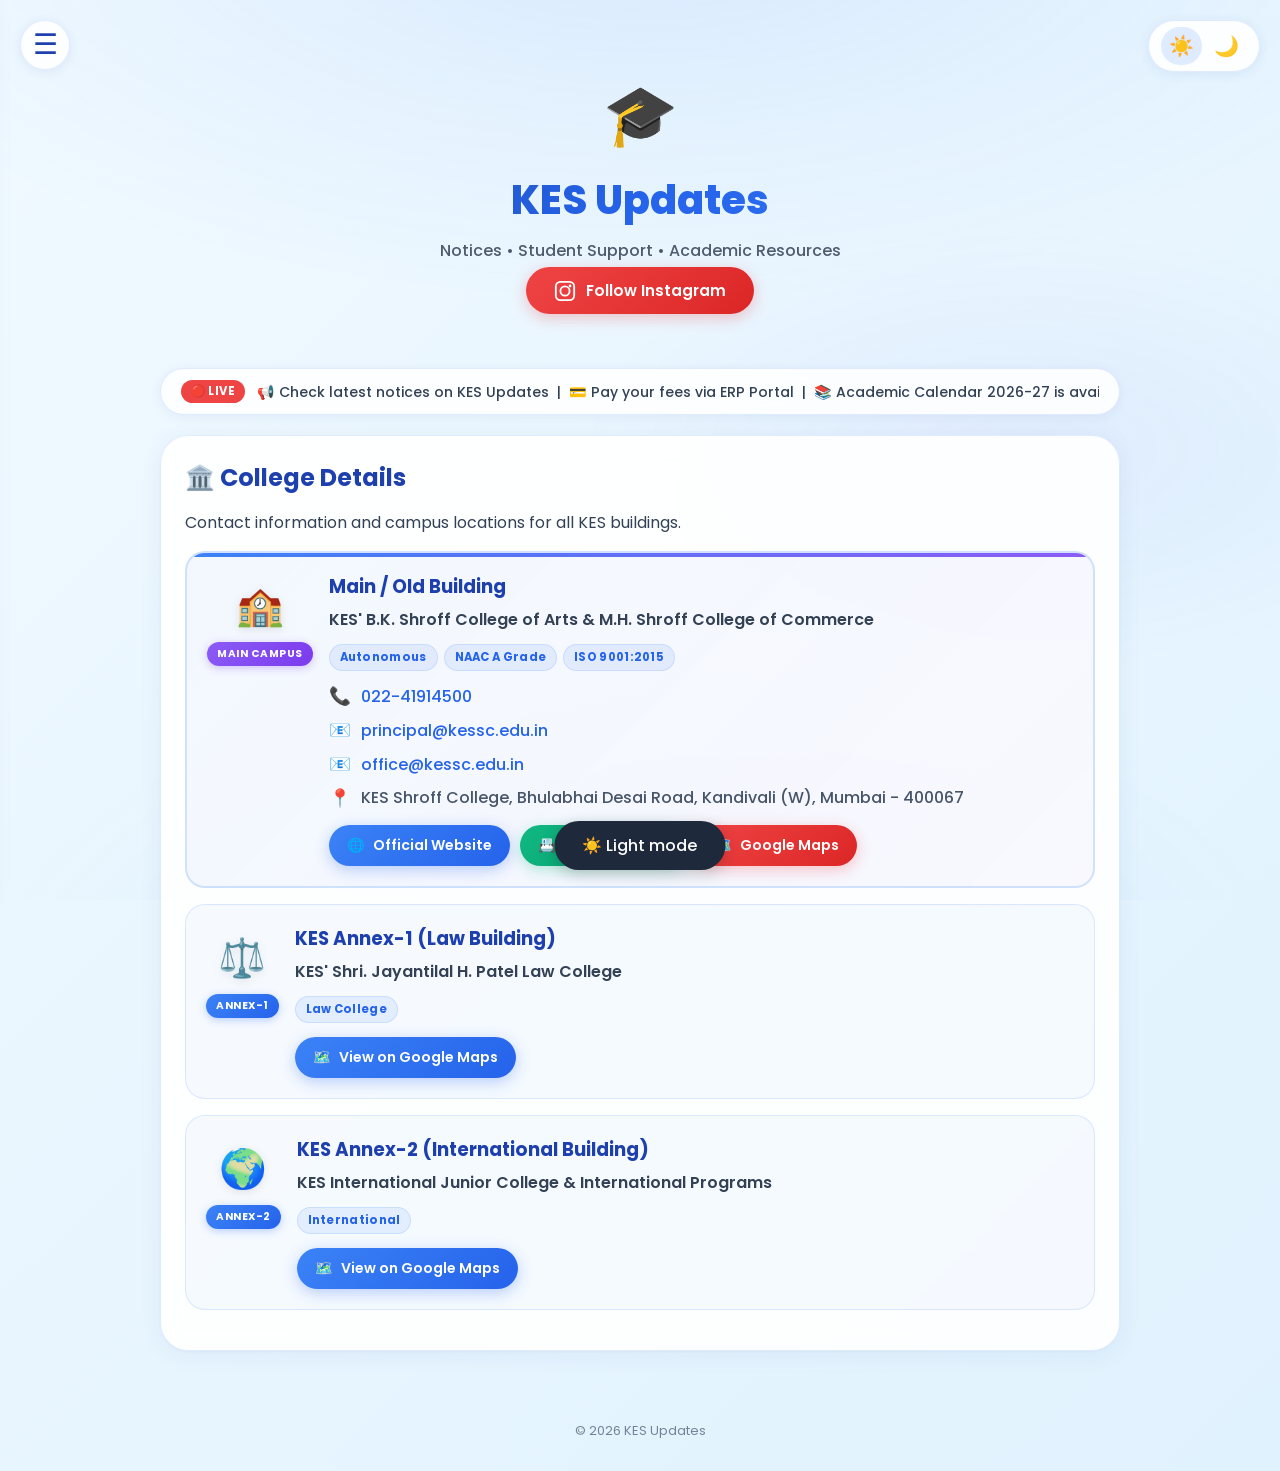
<file: college.html>
<!DOCTYPE html>
<html lang="en">
<head>
<meta charset="UTF-8">
<meta name="viewport" content="width=device-width, initial-scale=1.0">
<title>College Details | KES Updates</title>
<meta name="description" content="Contact information, campus locations, and details for all KES buildings.">
<meta property="og:title" content="College Details | KES Updates">
<meta property="og:description" content="Contact information and campus locations for all KES buildings.">
<meta property="og:type" content="website">
<meta property="og:url" content="https://kesupdatess.github.io/kes-Updatess/">
<meta property="og:image" content="https://kesupdatess.github.io/kes-Updatess/preview.png">
<meta name="twitter:card" content="summary_large_image">
<meta name="twitter:title" content="College Details | KES Updates">
<meta name="twitter:description" content="Contact information and campus locations for all KES buildings.">
<link rel="icon" href="data:image/svg+xml,<svg xmlns='http://www.w3.org/2000/svg' viewBox='0 0 100 100'><text y='.9em' font-size='90'>🎓</text></svg>">
<link rel="preconnect" href="https://fonts.googleapis.com">
<link rel="preconnect" href="https://fonts.gstatic.com" crossorigin>
<link href="https://fonts.googleapis.com/css2?family=Poppins:wght@300;400;500;600;700;800&display=swap" rel="stylesheet">
<link rel="stylesheet" href="styles.css">
</head>
<body>
<div class="scroll-progress" id="scrollProgress"></div>
<div class="hamburger" id="hamburgerBtn" onclick="toggleMenu()" onkeydown="if(event.key==='Enter'||event.key===' '){event.preventDefault();toggleMenu();}" aria-label="Toggle Menu" aria-expanded="false" aria-controls="sidebar" role="button" tabindex="0">☰</div>
<div class="theme-toggle">
  <button id="btn-light" onclick="setTheme('light')" title="Light Mode">☀️</button>
  <button id="btn-dark" onclick="setTheme('dark')" title="Dark Mode">🌙</button>
</div>
<div id="overlay" onclick="toggleMenu()"></div>
<nav id="sidebar">
  <a href="index.html" class="btn-blue">🏠 Home</a>
  <a href="notices.html" class="btn-red">📢 Notices</a>
  <a href="academic.html" class="btn-green">📚 Academic Info</a>
  <a href="papers.html" class="btn-purple">📄 Question Papers</a>
  <a href="erp.html" class="btn-orange">💳 ERP Portal</a>
  <a href="library.html" class="btn-cyan">📚 Library</a>
  <a href="attendance.html" class="btn-blue">🧮 Attendance Calculator</a>
  <a href="college.html" class="btn-orange">🏛️ College Details</a>
  <a href="student.html" class="btn-green">🧑‍🎓 Student Corner</a>
  <a href="collab.html" class="btn-green">🤝 Collaboration</a>
  <a href="about.html" class="btn-purple">ℹ️ About</a>
  <a href="policy.html" class="btn-red">📄 Policy</a>
</nav>
<header>
  <div class="logo">🎓</div>
  <h1>KES Updates</h1>
  <p>Notices • Student Support • Academic Resources</p>
  <a class="btn btn-red instagram-btn" href="https://instagram.com/kes_updatess" target="_blank" rel="noopener noreferrer">
    <svg class="instagram-icon" viewBox="0 0 24 24" fill="none" xmlns="http://www.w3.org/2000/svg">
      <rect x="2" y="2" width="20" height="20" rx="5" stroke="currentColor" stroke-width="2"/>
      <circle cx="12" cy="12" r="5" stroke="currentColor" stroke-width="2"/>
      <circle cx="17.5" cy="6.5" r="1.5" fill="currentColor"/>
    </svg>
    <span>Follow Instagram</span>
  </a>
</header>

<div class="container">
  <div class="ticker-wrap">
  <span class="ticker-label">🔴 LIVE</span>
  <div class="ticker-inner">
    <span class="ticker-text">
      📢 Check latest notices on KES Updates &nbsp;|&nbsp;
      💳 Pay your fees via ERP Portal &nbsp;|&nbsp;
      📚 Academic Calendar 2026-27 is available &nbsp;|&nbsp;
      📄 Previous Year Question Papers now available &nbsp;|&nbsp;
      🤝 Want to collaborate? Email us at kesupdatess@gmail.com &nbsp;|&nbsp;
      🎓 Welcome to KES Updates — your one-stop student portal!
    </span>
  </div>
</div>

  <div class="card reveal">
    <h2>🏛️ College Details</h2>
    <p style="margin-bottom:16px;">Contact information and campus locations for all KES buildings.</p>

    <div class="building-card main-building-card">
      <div class="building-icon-wrapper">
        <div class="building-icon">🏫</div>
        <div class="building-badge">Main Campus</div>
      </div>
      <div class="building-info">
        <h3>Main / Old Building</h3>
        <p class="building-name">KES' B.K. Shroff College of Arts & M.H. Shroff College of Commerce</p>
        <div class="building-tags">
          <span class="tag">Autonomous</span>
          <span class="tag">NAAC A Grade</span>
          <span class="tag">ISO 9001:2015</span>
        </div>
        <div class="contact-row">
          <span class="contact-icon">📞</span>
          <a href="tel:022-41914500" class="contact-link">022-41914500</a>
        </div>
        <div class="contact-row">
          <span class="contact-icon">📧</span>
          <a href="mailto:principal@kessc.edu.in" class="contact-link">principal@kessc.edu.in</a>
        </div>
        <div class="contact-row">
          <span class="contact-icon">📧</span>
          <a href="mailto:office@kessc.edu.in" class="contact-link">office@kessc.edu.in</a>
        </div>
        <div class="contact-row">
          <span class="contact-icon">📍</span>
          <span class="contact-text">KES Shroff College, Bhulabhai Desai Road, Kandivali (W), Mumbai - 400067</span>
        </div>
        <div class="building-actions">
          <a class="building-btn btn-blue" href="https://kessc.edu.in/" target="_blank" rel="noopener noreferrer">
            <span>🌐</span> Official Website
          </a>
          <a class="building-btn btn-green" href="https://kessc.edu.in/contact/" target="_blank" rel="noopener noreferrer">
            <span>📇</span> Contact Page
          </a>
          <a class="building-btn btn-red" href="https://maps.app.goo.gl/r9HXYaZhCKguju41A" target="_blank" rel="noopener noreferrer">
            <span>🗺️</span> Google Maps
          </a>
        </div>
      </div>
    </div>

    <div class="building-card">
      <div class="building-icon-wrapper">
        <div class="building-icon">⚖️</div>
        <div class="building-badge">Annex-1</div>
      </div>
      <div class="building-info">
        <h3>KES Annex-1 (Law Building)</h3>
        <p class="building-name">KES' Shri. Jayantilal H. Patel Law College</p>
        <div class="building-tags">
          <span class="tag">Law College</span>
        </div>
        <div class="building-actions">
          <a class="building-btn btn-blue" href="https://maps.app.goo.gl/kfNDEEYYu7NnwiF77" target="_blank" rel="noopener noreferrer">
            <span>🗺️</span> View on Google Maps
          </a>
        </div>
      </div>
    </div>

    <div class="building-card">
      <div class="building-icon-wrapper">
        <div class="building-icon">🌍</div>
        <div class="building-badge">Annex-2</div>
      </div>
      <div class="building-info">
        <h3>KES Annex-2 (International Building)</h3>
        <p class="building-name">KES International Junior College & International Programs</p>
        <div class="building-tags">
          <span class="tag">International</span>
        </div>
        <div class="building-actions">
          <a class="building-btn btn-blue" href="https://maps.app.goo.gl/mxfYutgvzdxdfgCNA" target="_blank" rel="noopener noreferrer">
            <span>🗺️</span> View on Google Maps
          </a>
        </div>
      </div>
    </div>
  </div>
</div>
<footer>© 2026 KES Updates</footer>
<button class="back-to-top" id="backToTop" onclick="window.scrollTo({top:0,behavior:'smooth'})">↑</button>
<script src="script.js"></script>
</body>
</html>
</file>
<file: styles.css>
/* ===== SHARED STYLES ===== */
* {
  margin: 0;
  padding: 0;
  box-sizing: border-box;
  font-family: 'Poppins', sans-serif;
  scroll-behavior: smooth;
}

body {
  background: linear-gradient(135deg, #f0f9ff 0%, #e0f2fe 25%, #dbeafe 50%, #e0f2fe 75%, #f0f9ff 100%);
  background-size: 400% 400%;
  animation: gradientShift 15s ease infinite;
  color: #1e293b;
  min-height: 100vh;
  transition: background 0.3s, color 0.3s;
  position: relative;
}

@keyframes gradientShift {
  0% { background-position: 0% 50%; }
  50% { background-position: 100% 50%; }
  100% { background-position: 0% 50%; }
}

body::before {
  content: '';
  position: fixed;
  top: 0; left: 0; right: 0; bottom: 0;
  background:
    radial-gradient(ellipse 85% 55% at 50% -10%, rgba(59,130,246,0.12) 0%, rgba(59,130,246,0.04) 45%, transparent 80%),
    radial-gradient(ellipse 65% 45% at 50% 110%, rgba(14,165,233,0.1) 0%, rgba(14,165,233,0.03) 45%, transparent 80%),
    radial-gradient(ellipse 50% 35% at 80% 50%, rgba(99,102,241,0.06) 0%, transparent 70%);
  pointer-events: none;
  z-index: 0;
}

body.dark {
  background: linear-gradient(135deg, #0f172a 0%, #1e1b4b 30%, #1e293b 50%, #1e1b4b 70%, #0f172a 100%);
  background-size: 400% 400%;
  animation: gradientShift 15s ease infinite;
  color: #f8fafc;
}

body.dark::before {
  background:
    radial-gradient(ellipse 85% 55% at 50% -10%, rgba(99,102,241,0.2) 0%, rgba(99,102,241,0.06) 45%, transparent 80%),
    radial-gradient(ellipse 65% 45% at 50% 110%, rgba(56,189,248,0.12) 0%, rgba(56,189,248,0.04) 45%, transparent 80%),
    radial-gradient(ellipse 50% 35% at 20% 50%, rgba(139,92,246,0.08) 0%, transparent 70%);
}

body.dark .card {
  background: rgba(30,41,59,0.85);
  border: 1px solid rgba(99,102,241,0.15);
  color: #f8fafc;
  box-shadow: 0 4px 24px rgba(0,0,0,0.2), 0 1px 3px rgba(0,0,0,0.15);
}

body.dark .card h2 { color: #93c5fd; }
body.dark .card p { color: #cbd5e1; }
body.dark input { background: #1e293b; border: 1px solid #475569; color: white; }
body.dark header p { color: #94a3b8; }
body.dark h1 { background: linear-gradient(135deg, #fff, #93c5fd, #a5f3fc); -webkit-background-clip: text; background-clip: text; color: transparent; }
body.dark nav { background: rgba(30,41,59,0.95); border-right: 1px solid rgba(99,102,241,0.15); }
body.dark nav a { color: #f1f5f9; }
body.dark .hamburger { background: rgba(30,41,59,0.9); color: white; border-color: rgba(99,102,241,0.2); }
body.dark footer { color: #94a3b8; }
body.dark .email-box { background: rgba(30,41,59,0.6); border: 1px solid rgba(99,102,241,0.15); }
body.dark .email-box span { color: #93c5fd; }
body.dark .erp-features li { color: #cbd5e1; border-bottom: 1px solid rgba(255,255,255,0.07); }
body.dark .ticker-wrap { background: rgba(30,41,59,0.8); border-color: rgba(99,102,241,0.15); }
body.dark .ticker-label { background: #3b82f6; }
body.dark .ticker-text { color: #e2e8f0; }
body.dark .theme-toggle { background: rgba(30,41,59,0.9); border-color: rgba(99,102,241,0.2); }
body.dark .scroll-progress { background: rgba(30,41,59,0.5); }
body.dark .attendance-result { background: rgba(30,41,59,0.6); border: 1px solid rgba(99,102,241,0.15); color: #f8fafc; }
body.dark .suggestions-box { background: #1e293b; border-color: rgba(255,255,255,0.1); }
body.dark .suggestions-box span { background: rgba(59,130,246,0.15); color: #93c5fd; }
body.dark .suggestions-box span:hover { background: #3b82f6; color: white; }
body.dark .building-card { background: rgba(30,41,59,0.6); border-color: rgba(255,255,255,0.08); }
body.dark .building-info h3 { color: #93c5fd; }
body.dark .building-name { color: #cbd5e1; }
body.dark .contact-link { color: #60a5fa; }
body.dark .contact-text { color: #94a3b8; }
body.dark .tag { background: rgba(99,102,241,0.15); color: #93c5fd; border-color: rgba(99,102,241,0.2); }
body.dark .quick-stat { background: rgba(99,102,241,0.08); border-color: rgba(99,102,241,0.15); }
body.dark .quick-stat-value { color: #93c5fd; }
body.dark .quick-stat-label { color: #94a3b8; }
body.dark .attendance-input-group { background: rgba(30,41,59,0.5); border-color: rgba(99,102,241,0.12); }
body.dark .attendance-input-group label { color: #e2e8f0; }
body.dark .attendance-input-group input { background: rgba(15,23,42,0.7); border-color: rgba(99,102,241,0.2); color: #f1f5f9; }
body.dark .input-helper { color: #94a3b8; }
body.dark .attendance-progress-track { background: rgba(255,255,255,0.06); }
body.dark .progress-label { color: #94a3b8; }
body.dark .progress-percentage { color: #60a5fa; }
body.dark .progress-target-label { color: #94a3b8; background: rgba(30,41,59,0.9); border-color: rgba(99,102,241,0.2); }
body.dark .attendance-stat-box.safe { background: rgba(16,185,129,0.12); }
body.dark .attendance-stat-box.warning { background: rgba(239,68,68,0.12); }
body.dark .attendance-stat-box.safe .attendance-stat-number { color: #34d399; }
body.dark .attendance-stat-box.warning .attendance-stat-number { color: #f87171; }
body.dark .attendance-stat-label { color: #94a3b8; }
body.dark .attendance-result.safe { background: rgba(16,185,129,0.12); color: #34d399; }
body.dark .attendance-result.warning { background: rgba(239,68,68,0.1); color: #f87171; }
body.dark .no-results { color: #94a3b8; }
body.dark .attendance-card { background: linear-gradient(135deg, rgba(30,41,59,0.9), rgba(15,23,42,0.9)) !important; border: 1px solid rgba(99,102,241,0.15) !important; }
body.dark .attendance-header { border-bottom-color: rgba(99,102,241,0.15); }
body.dark .attendance-header h2 { background: linear-gradient(135deg, #fff, #93c5fd, #a5f3fc); -webkit-background-clip: text; background-clip: text; color: transparent; }
body.dark .attendance-subtitle { color: #94a3b8; }
body.dark .calculate-btn-premium { background: linear-gradient(135deg, #6366f1, #4f46e5, #4338ca); box-shadow: 0 4px 20px rgba(99,102,241,0.3), 0 0 0 1px rgba(255,255,255,0.05) inset; }
body.dark .calculate-btn-premium:hover { box-shadow: 0 8px 30px rgba(99,102,241,0.4), 0 0 0 1px rgba(255,255,255,0.1) inset; }
body.dark .main-building-card { background: linear-gradient(135deg, rgba(99,102,241,0.1), rgba(139,92,246,0.06)); border-color: rgba(99,102,241,0.25); }
body.dark .main-building-card::before { background: linear-gradient(90deg, #6366f1, #8b5cf6, #6366f1); }
body.dark .building-badge { background: linear-gradient(135deg, #6366f1, #4f46e5); }
body.dark .main-building-card .building-badge { background: linear-gradient(135deg, #8b5cf6, #7c3aed); }
body.dark .input-card { background: rgba(30,41,59,0.6); border-color: rgba(255,255,255,0.08); }
body.dark .input-card label { color: #93c5fd; }
body.dark .input-card input { background: #1e293b; border-color: rgba(255,255,255,0.12); color: #f1f5f9; }
body.dark .input-hint { color: #94a3b8; }
body.dark .attendance-stat-box { background: rgba(30,41,59,0.6); border-color: rgba(99,102,241,0.15); }
body.dark .attendance-stat-box.safe { background: rgba(16,185,129,0.12); }
body.dark .attendance-stat-box.warning { background: rgba(239,68,68,0.12); }

/* Header */
header {
  text-align: center;
  padding: 70px 20px 30px;
  position: relative;
  z-index: 1;
}

.logo {
  font-size: 60px;
  animation: float 3s ease-in-out infinite;
  display: inline-block;
}

@keyframes float {
  0%, 100% { transform: translateY(0px); }
  50% { transform: translateY(-10px); }
}

h1 {
  font-size: 2.5rem;
  margin-top: 10px;
  font-weight: 800;
  background: linear-gradient(135deg, #1e3a8a, #2563eb, #3b82f6);
  -webkit-background-clip: text;
  background-clip: text;
  color: transparent;
}

header p {
  opacity: 0.85;
  margin-top: 8px;
  color: #334155;
  font-weight: 500;
}

/* Buttons */
.btn-red    { background: linear-gradient(135deg, #ef4444, #dc2626) !important; color: #fff !important; box-shadow: 0 4px 15px rgba(239,68,68,0.3); }
.btn-blue   { background: linear-gradient(135deg, #3b82f6, #2563eb) !important; color: #fff !important; box-shadow: 0 4px 15px rgba(37,99,235,0.3); }
.btn-green  { background: linear-gradient(135deg, #10b981, #059669) !important; color: #fff !important; box-shadow: 0 4px 15px rgba(16,185,129,0.3); }
.btn-purple { background: linear-gradient(135deg, #8b5cf6, #7c3aed) !important; color: #fff !important; box-shadow: 0 4px 15px rgba(124,58,237,0.3); }
.btn-orange { background: linear-gradient(135deg, #f97316, #ea580c) !important; color: #fff !important; box-shadow: 0 4px 15px rgba(249,115,22,0.3); }
.btn-cyan   { background: linear-gradient(135deg, #06b6d4, #0891b2) !important; color: #fff !important; box-shadow: 0 4px 15px rgba(6,182,212,0.3); }

.btn, .link, nav button {
  font-weight: 600;
  padding: 12px 24px;
  border-radius: 50px;
  text-align: center;
  text-decoration: none;
  display: inline-block;
  cursor: pointer;
  border: none;
  margin: 4px 0;
  transition: all 0.3s ease;
  font-size: 0.95rem;
}

.btn:hover, .link:hover, nav button:hover {
  transform: translateY(-3px);
  filter: brightness(1.05);
  box-shadow: 0 8px 25px rgba(0,0,0,0.2);
}

/* Container */
.container {
  max-width: 1000px;
  margin: auto;
  padding: 20px;
  position: relative;
  z-index: 1;
}

/* Cards */
.card {
  background: rgba(255,255,255,0.92);
  border: 1px solid rgba(59,130,246,0.15);
  border-radius: 28px;
  padding: 24px;
  margin-bottom: 20px;
  transition: all 0.3s ease;
  box-shadow: 0 4px 24px rgba(30,58,138,0.06), 0 1px 3px rgba(30,58,138,0.04);
  backdrop-filter: blur(10px);
}

.card:hover {
  transform: translateY(-4px);
  box-shadow: 0 12px 40px rgba(30,58,138,0.1), 0 4px 12px rgba(30,58,138,0.06);
  border-color: rgba(59,130,246,0.25);
}

.card h2 {
  margin-bottom: 16px;
  font-size: 1.5rem;
  color: #1e40af;
  font-weight: 700;
}

.card p { color: #334155; line-height: 1.5; }

.link {
  display: block;
  padding: 12px;
  margin-top: 12px;
  border-radius: 50px;
  font-weight: 600;
  text-decoration: none;
  text-align: center;
  color: white !important;
}

/* Search */
.search-wrapper { margin-bottom: 28px; position: relative; }
.suggestions-box {
  display: none;
  margin-top: 8px;
  background: rgba(255,255,255,0.95);
  border: 1px solid rgba(59,130,246,0.15);
  border-radius: 20px;
  box-shadow: 0 8px 30px rgba(30,58,138,0.08);
  padding: 10px;
  flex-wrap: wrap;
  gap: 8px;
  backdrop-filter: blur(10px);
}
.suggestions-box.active { display: flex; }
.suggestions-box span {
  background: rgba(59,130,246,0.08);
  color: #1e40af;
  padding: 8px 16px;
  border-radius: 50px;
  font-size: 0.85rem;
  font-weight: 600;
  cursor: pointer;
  transition: all 0.2s;
}
.suggestions-box span:hover { background: #2563eb; color: white; }

/* Ticker */
.ticker-wrap {
  background: rgba(255,255,255,0.85);
  border: 1px solid rgba(59,130,246,0.15);
  border-radius: 60px;
  padding: 10px 20px;
  margin-bottom: 20px;
  display: flex;
  align-items: center;
  gap: 12px;
  overflow: hidden;
  box-shadow: 0 2px 12px rgba(30,58,138,0.06);
  position: relative;
  z-index: 1;
  backdrop-filter: blur(8px);
}
.ticker-label {
  background: #ef4444;
  color: white;
  font-size: 0.72rem;
  font-weight: 700;
  padding: 3px 10px;
  border-radius: 50px;
  white-space: nowrap;
  letter-spacing: 0.5px;
  flex-shrink: 0;
}
.ticker-inner { overflow: hidden; flex: 1; }
.ticker-text {
  display: inline-block;
  white-space: nowrap;
  animation: ticker 30s linear infinite;
  animation-delay: -8s;
  font-size: 0.88rem;
  color: #334155;
  font-weight: 500;
}
@keyframes ticker {
  0%   { transform: translateX(100%); }
  100% { transform: translateX(-100%); }
}

/* Sidebar */
nav {
  position: fixed;
  top: 0;
  left: -300px;
  width: 280px;
  height: 100%;
  background: rgba(255,255,255,0.95);
  padding: 80px 16px 24px;
  display: flex;
  flex-direction: column;
  gap: 10px;
  transition: 0.3s cubic-bezier(0.4,0,0.2,1);
  z-index: 1002;
  overflow-y: auto;
  border-right: 1px solid rgba(59,130,246,0.1);
  box-shadow: 4px 0 30px rgba(30,58,138,0.08);
  backdrop-filter: blur(12px);
}
nav.active { left: 0; }
nav a {
  color: #1e293b;
  text-decoration: none;
  padding: 12px 16px;
  border-radius: 50px;
  transition: 0.2s;
  font-weight: 500;
}
nav a:hover {
  transform: translateX(5px);
  background: rgba(37,99,235,0.1);
}
nav a.nav-active {
  box-shadow: 0 0 0 2px rgba(59,130,246,0.5) inset;
  transform: translateX(3px);
}

/* Overlay */
#overlay {
  position: fixed;
  inset: 0;
  background: rgba(0,0,0,0.4);
  backdrop-filter: blur(4px);
  display: none;
  z-index: 1001;
}
#overlay.active { display: block; }

/* Hamburger */
.hamburger {
  position: fixed;
  top: 20px;
  left: 20px;
  font-size: 28px;
  cursor: pointer;
  z-index: 1003;
  background: rgba(255,255,255,0.9);
  box-shadow: 0 2px 12px rgba(30,58,138,0.08);
  width: 50px;
  height: 50px;
  display: flex;
  align-items: center;
  justify-content: center;
  border-radius: 50%;
  transition: 0.2s;
  color: #1e40af;
  backdrop-filter: blur(8px);
  border: 1px solid rgba(59,130,246,0.15);
}

/* Theme Toggle */
.theme-toggle {
  position: fixed;
  top: 20px;
  right: 20px;
  z-index: 999;
  display: flex;
  align-items: center;
  gap: 4px;
  background: rgba(255,255,255,0.9);
  border-radius: 50px;
  padding: 6px 12px;
  box-shadow: 0 2px 12px rgba(30,58,138,0.08);
  border: 1px solid rgba(59,130,246,0.15);
  backdrop-filter: blur(8px);
}
.theme-toggle button {
  background: none;
  border: none;
  cursor: pointer;
  font-size: 20px;
  padding: 4px 8px;
  border-radius: 50px;
  transition: all 0.2s;
}
.theme-toggle button:hover { background: rgba(59,130,246,0.1); transform: scale(1.15); }
.theme-toggle button.active-theme { background: rgba(59,130,246,0.15); }

/* Scroll Progress */
.scroll-progress {
  position: fixed;
  top: 0;
  left: 0;
  height: 3px;
  background: linear-gradient(90deg, #3b82f6, #6366f1, #8b5cf6);
  z-index: 9999;
  width: 0%;
  transition: width 0.1s;
  border-radius: 0 2px 2px 0;
  box-shadow: 0 0 10px rgba(59,130,246,0.3);
}

/* Back to Top */
.back-to-top {
  position: fixed;
  bottom: 30px;
  right: 20px;
  width: 46px;
  height: 46px;
  background: linear-gradient(135deg, #3b82f6, #2563eb);
  color: white;
  border: none;
  border-radius: 50%;
  font-size: 20px;
  cursor: pointer;
  box-shadow: 0 4px 15px rgba(37,99,235,0.35);
  display: flex;
  align-items: center;
  justify-content: center;
  opacity: 0;
  pointer-events: none;
  transition: all 0.3s ease;
  z-index: 998;
}
.back-to-top.visible { opacity: 1; pointer-events: all; }
.back-to-top:hover { transform: translateY(-3px); box-shadow: 0 8px 20px rgba(37,99,235,0.4); }

/* Footer */
footer {
  text-align: center;
  padding: 30px;
  font-size: 13px;
  opacity: 0.7;
  position: relative;
  z-index: 1;
  color: #475569;
}

/* Input */
input {
  width: 100%;
  padding: 16px 24px;
  border: 1px solid #cbd5e1;
  border-radius: 60px;
  font-size: 16px;
  background: rgba(255,255,255,0.9);
  color: #1e293b;
  transition: 0.2s;
  box-shadow: 0 2px 12px rgba(30,58,138,0.06), inset 0 1px 2px rgba(255,255,255,0.8);
}
input:focus {
  outline: none;
  border-color: #3b82f6;
  box-shadow: 0 0 0 4px rgba(59,130,246,0.15), 0 4px 16px rgba(59,130,246,0.08);
}
input::placeholder { color: #94a3b8; }

/* Toast */
.toast {
  position: fixed;
  bottom: 30px;
  left: 50%;
  transform: translateX(-50%);
  background: #1e293b;
  color: white;
  padding: 12px 28px;
  border-radius: 60px;
  font-weight: 500;
  z-index: 2000;
  animation: fadeInUp 0.3s ease;
  box-shadow: 0 4px 15px rgba(0,0,0,0.2);
  white-space: nowrap;
}
@keyframes fadeInUp {
  from { opacity: 0; transform: translateX(-50%) translateY(20px); }
  to   { opacity: 1; transform: translateX(-50%) translateY(0); }
}

/* Email Box */
.email-box {
  display: flex;
  align-items: center;
  justify-content: space-between;
  background: rgba(240,249,255,0.8);
  border: 1px solid rgba(59,130,246,0.15);
  border-radius: 16px;
  padding: 14px 18px;
  margin-top: 14px;
  flex-wrap: wrap;
  gap: 10px;
  backdrop-filter: blur(8px);
}
.email-box span { font-weight: 600; color: #1e40af; font-size: 0.95rem; word-break: break-all; }
.email-actions { display: flex; gap: 8px; flex-wrap: wrap; }
.email-actions a, .email-actions button {
  padding: 7px 16px;
  border-radius: 50px;
  font-size: 0.82rem;
  font-weight: 600;
  cursor: pointer;
  border: none;
  text-decoration: none;
  transition: all 0.2s;
  color: white;
}
.email-actions a:hover, .email-actions button:hover { transform: translateY(-2px); filter: brightness(1.05); }

/* ERP Features */
.erp-features {
  list-style: none;
  margin-top: 14px;
  margin-bottom: 10px;
  border-radius: 16px;
  overflow: hidden;
  border: 1px solid rgba(59,130,246,0.12);
}
.erp-features li {
  padding: 11px 18px;
  font-size: 0.93rem;
  color: #334155;
  border-bottom: 1px solid rgba(59,130,246,0.08);
  display: flex;
  align-items: center;
  gap: 10px;
  font-weight: 500;
}
.erp-features li:last-child { border-bottom: none; }
.erp-features li:nth-child(odd) { background: rgba(59,130,246,0.03); }
.erp-features li a:hover { color: #2563eb; }
body.dark .erp-features li a:hover { color: #60a5fa; }

/* Report Button */
.report-btn {
  display: block;
  padding: 14px 20px;
  margin-top: 12px;
  border-radius: 18px;
  font-weight: 700;
  text-decoration: none;
  text-align: center;
  color: white !important;
  font-size: 0.88rem;
  line-height: 1.4;
  letter-spacing: 0.3px;
}

/* WhatsApp */
.whatsapp-btn {
  display: inline-flex;
  align-items: center;
  gap: 8px;
  background: linear-gradient(135deg, #25D366, #128C7E) !important;
  color: white !important;
  padding: 10px 20px;
  border-radius: 50px;
  font-weight: 600;
  font-size: 0.88rem;
  text-decoration: none;
  margin-top: 10px;
  box-shadow: 0 4px 12px rgba(37,211,102,0.3);
  transition: all 0.3s;
  border: none;
  cursor: pointer;
}
.whatsapp-btn:hover { transform: translateY(-2px); box-shadow: 0 6px 18px rgba(37,211,102,0.4); }

/* Instagram */
.instagram-btn {
  display: inline-flex !important;
  align-items: center;
  gap: 10px;
  padding: 12px 28px !important;
}
.instagram-icon {
  width: 22px;
  height: 22px;
  color: white;
  flex-shrink: 0;
}

/* Building Cards */
.building-card {
  background: rgba(59,130,246,0.04);
  border: 1px solid rgba(59,130,246,0.15);
  border-radius: 20px;
  padding: 20px;
  margin-bottom: 16px;
  display: flex;
  gap: 16px;
  align-items: flex-start;
  transition: all 0.3s ease;
}
.building-card:hover {
  transform: translateY(-2px);
  box-shadow: 0 8px 25px rgba(59,130,246,0.12);
  border-color: rgba(59,130,246,0.25);
}
.building-icon-wrapper {
  display: flex;
  flex-direction: column;
  align-items: center;
  gap: 8px;
  flex-shrink: 0;
}
.building-icon {
  font-size: 2.4rem;
  margin-top: 4px;
  filter: drop-shadow(0 2px 4px rgba(0,0,0,0.1));
}
.building-badge {
  background: linear-gradient(135deg, #3b82f6, #2563eb);
  color: white;
  font-size: 0.65rem;
  font-weight: 700;
  padding: 4px 10px;
  border-radius: 50px;
  letter-spacing: 0.5px;
  text-transform: uppercase;
  white-space: nowrap;
  box-shadow: 0 2px 8px rgba(37,99,235,0.3);
}
.main-building-card {
  background: linear-gradient(135deg, rgba(59,130,246,0.06), rgba(139,92,246,0.04));
  border: 2px solid rgba(59,130,246,0.2);
  position: relative;
  overflow: hidden;
}
.main-building-card::before {
  content: '';
  position: absolute;
  top: 0; left: 0; right: 0;
  height: 4px;
  background: linear-gradient(90deg, #3b82f6, #8b5cf6, #3b82f6);
  background-size: 200% 100%;
  animation: shimmer 3s ease infinite;
}
@keyframes shimmer {
  0% { background-position: 200% 0; }
  100% { background-position: -200% 0; }
}
.main-building-card .building-badge {
  background: linear-gradient(135deg, #8b5cf6, #7c3aed);
  box-shadow: 0 2px 8px rgba(124,58,237,0.3);
}
.building-info { flex: 1; }
.building-info h3 {
  font-size: 1.15rem;
  font-weight: 700;
  color: #1e40af;
  margin-bottom: 8px;
}
.building-name {
  font-weight: 600;
  color: #334155;
  margin-bottom: 12px;
  line-height: 1.4;
}
.building-tags {
  display: flex;
  flex-wrap: wrap;
  gap: 6px;
  margin-bottom: 12px;
}
.tag {
  background: rgba(59,130,246,0.1);
  color: #2563eb;
  font-size: 0.72rem;
  font-weight: 700;
  padding: 4px 10px;
  border-radius: 50px;
  letter-spacing: 0.3px;
  border: 1px solid rgba(59,130,246,0.15);
}
.contact-row {
  display: flex;
  align-items: center;
  gap: 10px;
  margin-bottom: 8px;
  flex-wrap: wrap;
}
.contact-icon { font-size: 1.1rem; flex-shrink: 0; }
.contact-link {
  color: #2563eb;
  text-decoration: none;
  font-weight: 500;
  transition: color 0.2s;
}
.contact-link:hover { color: #1d4ed8; text-decoration: underline; }
.contact-text { color: #475569; font-weight: 500; line-height: 1.4; }
.building-actions {
  display: flex;
  flex-wrap: wrap;
  gap: 10px;
  margin-top: 14px;
}
.building-btn {
  display: inline-flex;
  align-items: center;
  gap: 8px;
  padding: 10px 18px;
  border-radius: 50px;
  font-weight: 600;
  font-size: 0.88rem;
  text-decoration: none;
  transition: all 0.3s ease;
  border: none;
  cursor: pointer;
  color: white !important;
}
.building-btn:hover {
  transform: translateY(-2px);
  filter: brightness(1.05);
  box-shadow: 0 6px 18px rgba(0,0,0,0.15);
}

/* Attendance Calculator */
.attendance-card {
  background: linear-gradient(135deg, rgba(255,255,255,0.95), rgba(248,250,252,0.95)) !important;
  border: 1px solid rgba(59,130,246,0.12) !important;
  overflow: hidden;
}
.attendance-header {
  text-align: center;
  margin-bottom: 16px;
  padding-bottom: 12px;
  border-bottom: 1px solid rgba(59,130,246,0.1);
}
.attendance-icon {
  font-size: 2.2rem;
  margin-bottom: 6px;
  display: inline-block;
  animation: float 3s ease-in-out infinite;
  filter: drop-shadow(0 4px 12px rgba(59,130,246,0.2));
}
.attendance-header h2 {
  font-size: 1.5rem;
  margin-bottom: 4px;
  background: linear-gradient(135deg, #1e3a8a, #2563eb, #3b82f6);
  -webkit-background-clip: text;
  background-clip: text;
  color: transparent;
}
.attendance-subtitle {
  color: #64748b;
  font-size: 0.85rem;
  font-weight: 500;
  max-width: 500px;
  margin: 0 auto;
  line-height: 1.4;
}
.attendance-quick-stats {
  display: grid;
  grid-template-columns: repeat(3, 1fr);
  gap: 10px;
  margin-bottom: 14px;
}
.quick-stat {
  background: rgba(59,130,246,0.04);
  border: 1px solid rgba(59,130,246,0.1);
  border-radius: 14px;
  padding: 10px 8px;
  text-align: center;
  transition: all 0.3s ease;
}
.quick-stat:hover {
  transform: translateY(-2px);
  box-shadow: 0 4px 16px rgba(59,130,246,0.1);
  border-color: rgba(59,130,246,0.2);
}
.quick-stat-icon { font-size: 1.1rem; margin-bottom: 2px; }
.quick-stat-value {
  font-size: 1.1rem;
  font-weight: 800;
  color: #1e40af;
  line-height: 1.1;
}
.quick-stat-label {
  font-size: 0.68rem;
  font-weight: 600;
  color: #64748b;
  margin-top: 2px;
  text-transform: uppercase;
  letter-spacing: 0.5px;
}
.attendance-input-grid {
  display: grid;
  grid-template-columns: 1fr 1fr;
  gap: 10px;
  margin-bottom: 14px;
}
.attendance-input-group {
  background: rgba(255,255,255,0.7);
  border: 1px solid rgba(59,130,246,0.12);
  border-radius: 16px;
  padding: 12px;
  transition: all 0.3s ease;
}
.attendance-input-group:hover {
  border-color: rgba(59,130,246,0.25);
  box-shadow: 0 4px 20px rgba(59,130,246,0.08);
}
.input-header {
  display: flex;
  align-items: center;
  gap: 8px;
  margin-bottom: 8px;
}
.input-icon-bg {
  width: 26px;
  height: 26px;
  border-radius: 8px;
  display: flex;
  align-items: center;
  justify-content: center;
  flex-shrink: 0;
  color: white;
}
.input-icon-bg.blue { background: linear-gradient(135deg, #3b82f6, #2563eb); }
.input-icon-bg.green { background: linear-gradient(135deg, #10b981, #059669); }
.input-icon-bg.purple { background: linear-gradient(135deg, #8b5cf6, #7c3aed); }
.input-icon-bg.orange { background: linear-gradient(135deg, #f59e0b, #d97706); }
.input-icon-bg svg { width: 14px; height: 14px; }
.attendance-input-group label {
  font-size: 0.8rem;
  font-weight: 700;
  color: #1e293b;
}
.attendance-input-group input {
  width: 100%;
  padding: 9px 12px;
  border: 2px solid rgba(59,130,246,0.15);
  border-radius: 12px;
  font-size: 0.95rem;
  font-weight: 600;
  background: rgba(255,255,255,0.9);
  color: #0f172a;
  transition: all 0.2s ease;
  margin-bottom: 4px;
}
.attendance-input-group input:focus {
  outline: none;
  border-color: #3b82f6;
  box-shadow: 0 0 0 4px rgba(59,130,246,0.12), 0 4px 12px rgba(59,130,246,0.08);
}
.input-helper {
  display: block;
  font-size: 0.7rem;
  font-weight: 500;
  color: #64748b;
  line-height: 1.2;
}
.calculate-btn-premium {
  width: 100%;
  padding: 12px 24px;
  border-radius: 14px;
  font-weight: 700;
  font-size: 0.98rem;
  border: none;
  cursor: pointer;
  background: linear-gradient(135deg, #3b82f6, #2563eb, #1d4ed8);
  color: white;
  box-shadow: 0 4px 20px rgba(37,99,235,0.3), 0 0 0 1px rgba(255,255,255,0.1) inset;
  transition: all 0.3s ease;
  display: flex;
  align-items: center;
  justify-content: center;
  gap: 10px;
  margin-bottom: 14px;
  position: relative;
  overflow: hidden;
}
.calculate-btn-premium:hover {
  transform: translateY(-3px);
  box-shadow: 0 8px 30px rgba(37,99,235,0.4), 0 0 0 1px rgba(255,255,255,0.15) inset;
  filter: brightness(1.05);
}
.calculate-btn-premium:active { transform: translateY(-1px); }
.btn-glow {
  position: absolute;
  top: -50%;
  left: -50%;
  width: 200%;
  height: 200%;
  background: radial-gradient(circle, rgba(255,255,255,0.15) 0%, transparent 70%);
  opacity: 0;
  transition: opacity 0.3s;
  pointer-events: none;
}
.calculate-btn-premium:hover .btn-glow { opacity: 1; }
.btn-icon { font-size: 1.3rem; }
.btn-text { letter-spacing: 0.3px; }
.btn-arrow { transition: transform 0.3s ease; margin-left: 4px; }
.calculate-btn-premium:hover .btn-arrow { transform: translateX(4px); }

.attendance-progress-wrap {
  margin-bottom: 14px;
  display: none;
}
.attendance-progress-wrap.active {
  display: block;
  animation: fadeInUp 0.4s ease;
}
.progress-header {
  display: flex;
  justify-content: space-between;
  align-items: center;
  margin-bottom: 10px;
}
.progress-label { font-size: 0.85rem; font-weight: 600; color: #475569; }
.progress-percentage { font-size: 1.1rem; font-weight: 800; color: #2563eb; }
.attendance-progress-track {
  width: 100%;
  height: 16px;
  border-radius: 50px;
  background: rgba(59,130,246,0.08);
  overflow: hidden;
  position: relative;
  box-shadow: inset 0 1px 3px rgba(0,0,0,0.08);
}
.attendance-progress-fill {
  height: 100%;
  border-radius: 50px;
  transition: width 0.6s cubic-bezier(0.4, 0, 0.2, 1), background 0.6s ease;
  width: 0%;
  position: relative;
  box-shadow: 0 0 12px rgba(0,0,0,0.1);
}
.attendance-progress-fill::after {
  content: '';
  position: absolute;
  top: 0; left: 0; right: 0; bottom: 0;
  background: linear-gradient(90deg, transparent, rgba(255,255,255,0.2), transparent);
  animation: shimmer 2s infinite;
}
.attendance-progress-fill.safe { background: linear-gradient(135deg, #10b981, #059669, #047857); }
.attendance-progress-fill.warning { background: linear-gradient(135deg, #ef4444, #dc2626, #b91c1c); }
.attendance-progress-marker {
  position: absolute;
  top: -4px;
  bottom: -4px;
  width: 3px;
  background: #1e293b;
  border-radius: 2px;
  box-shadow: 0 0 6px rgba(0,0,0,0.2);
  transition: left 0.6s cubic-bezier(0.4, 0, 0.2, 1);
}
.progress-target-label {
  position: absolute;
  top: -24px;
  transform: translateX(-50%);
  font-size: 0.7rem;
  font-weight: 700;
  color: #64748b;
  background: rgba(255,255,255,0.9);
  padding: 2px 8px;
  border-radius: 6px;
  white-space: nowrap;
  border: 1px solid rgba(59,130,246,0.15);
}
.attendance-stat-box {
  display: none;
  margin-bottom: 10px;
  text-align: center;
}
.attendance-stat-box.active { display: block; animation: fadeInUp 0.4s ease; }
.stat-visual {
  display: inline-flex;
  align-items: baseline;
  gap: 6px;
  padding: 6px 16px;
  border-radius: 50px;
  background: rgba(59,130,246,0.08);
}
.attendance-stat-box.safe .stat-visual { background: rgba(16,185,129,0.1); }
.attendance-stat-box.warning .stat-visual { background: rgba(239,68,68,0.08); }
.attendance-stat-number {
  font-size: 1.4rem;
  font-weight: 800;
  line-height: 1;
  color: #1e40af;
}
.attendance-stat-box.safe .attendance-stat-number { color: #059669; }
.attendance-stat-box.warning .attendance-stat-number { color: #dc2626; }
.attendance-stat-label {
  font-size: 0.78rem;
  font-weight: 600;
  color: #64748b;
  text-transform: uppercase;
  letter-spacing: 0.5px;
}
.attendance-result {
  margin-top: 0;
  background: rgba(240,249,255,0.85);
  border: 1px solid rgba(59,130,246,0.15);
  border-radius: 14px;
  padding: 12px 16px;
  font-size: 0.9rem;
  font-weight: 600;
  color: #1e40af;
  display: none;
  line-height: 1.4;
  backdrop-filter: blur(8px);
}
.attendance-result.active { display: block; animation: fadeInUp 0.4s ease; }
.attendance-result.safe {
  background: rgba(16,185,129,0.08);
  border: 1px solid rgba(16,185,129,0.2);
  color: #059669;
}
.attendance-result.warning {
  background: rgba(239,68,68,0.06);
  border: 1px solid rgba(239,68,68,0.2);
  color: #dc2626;
}

/* Card reveal animation */
.card.reveal {
  opacity: 0;
  transform: translateY(24px);
  transition: opacity 0.6s ease, transform 0.6s ease;
}
.card.reveal.in-view { opacity: 1; transform: translateY(0); }

/* No results */
.no-results {
  display: none;
  text-align: center;
  padding: 30px 20px;
  color: #64748b;
  font-weight: 500;
}
.no-results.active { display: block; }

/* Focus states */
a:focus-visible, button:focus-visible, input:focus-visible, .hamburger:focus-visible {
  outline: 3px solid #3b82f6;
  outline-offset: 2px;
}

/* Mobile */
@media (max-width: 768px) {
  header { padding: 55px 15px 25px; }
  .logo { font-size: 50px; }
  h1 { font-size: 1.8rem; }
  .container { padding: 15px; }
  .card { padding: 18px; }
  .card h2 { font-size: 1.3rem; }
  .btn, .link { padding: 10px 18px; font-size: 0.85rem; }
  .theme-toggle { top: 16px; right: 16px; padding: 5px 10px; }
  .theme-toggle button { font-size: 17px; padding: 3px 6px; }
  .building-card { flex-direction: column; align-items: flex-start; gap: 14px; padding: 18px; }
  .building-icon-wrapper { flex-direction: row; align-items: center; width: 100%; justify-content: space-between; }
  .building-icon { font-size: 2.4rem; }
  .building-actions { width: 100%; flex-direction: column; gap: 8px; }
  .building-btn { width: 100%; justify-content: center; }
  .attendance-input-grid { grid-template-columns: 1fr 1fr; gap: 8px; }
  .attendance-input-group { padding: 10px; }
  .input-header { gap: 6px; margin-bottom: 6px; }
  .input-icon-bg { width: 24px; height: 24px; }
  .input-icon-bg svg { width: 13px; height: 13px; }
  .attendance-input-group label { font-size: 0.72rem; }
  .input-helper { display: none; }
  .calculate-btn-premium { font-size: 0.9rem; padding: 12px 18px; }
  .attendance-stat-number { font-size: 1.2rem; }
  .attendance-result { font-size: 0.85rem; padding: 10px 14px; }
  .attendance-header h2 { font-size: 1.3rem; }
  .attendance-subtitle { font-size: 0.8rem; }
  .attendance-quick-stats { gap: 6px; }
  .quick-stat { padding: 8px 6px; }
  .quick-stat-icon { font-size: 1rem; }
  .quick-stat-value { font-size: 1rem; }
  .quick-stat-label { font-size: 0.6rem; }
  .instagram-btn { padding: 10px 22px !important; font-size: 0.9rem; }
  .instagram-icon { width: 20px; height: 20px; }
}

@media (prefers-reduced-motion: reduce) {
  .card.reveal { opacity: 1; transform: none; transition: none; }
}

/* Page navigation active state */
nav a[href*=".html"].nav-active {
  background: rgba(37,99,235,0.15);
  font-weight: 700;
}
</file>
